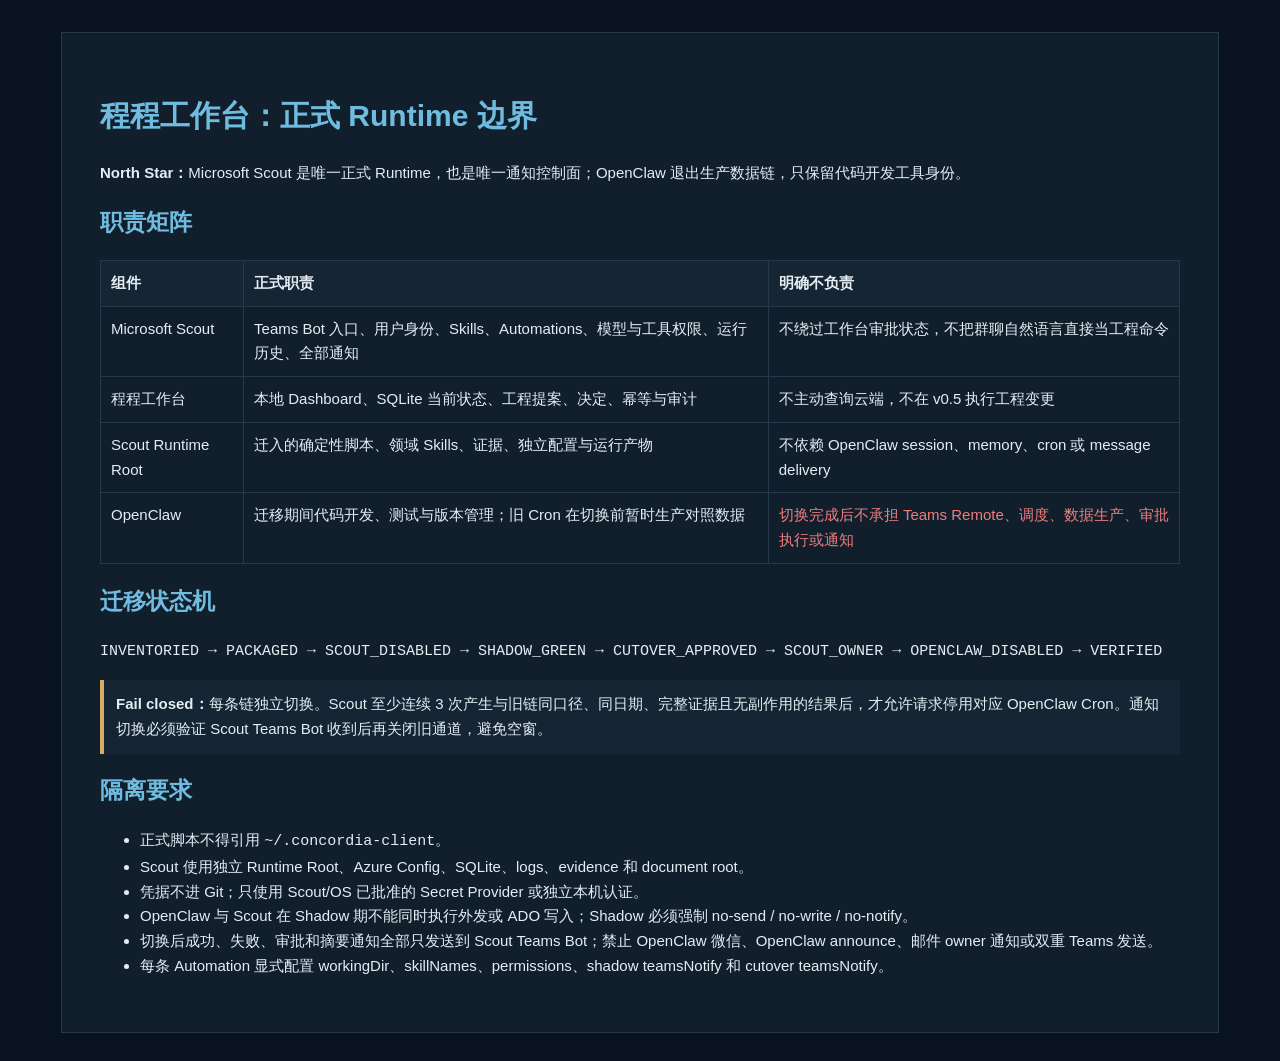
<file: docs/runtime-boundaries.html>
<!doctype html><html lang="zh-CN"><head><meta charset="utf-8"><title>程程工作台 Runtime 边界</title><style>body{font:15px/1.65 Segoe UI,Microsoft YaHei,sans-serif;background:#09131f;color:#e5edf3;margin:0}main{max-width:1080px;margin:32px auto;padding:38px;background:#111f2d;border:1px solid #26394a}h1,h2{color:#70bce0}table{width:100%;border-collapse:collapse}th,td{border:1px solid #26394a;padding:10px;text-align:left;vertical-align:top}th{background:#152534}.no{color:#ed7d7d}.gate{border-left:4px solid #d8ad62;padding:12px;background:#152534}</style></head><body><main><h1>程程工作台：正式 Runtime 边界</h1><p><b>North Star：</b>Microsoft Scout 是唯一正式 Runtime，也是唯一通知控制面；OpenClaw 退出生产数据链，只保留代码开发工具身份。</p><h2>职责矩阵</h2><table><tr><th>组件</th><th>正式职责</th><th>明确不负责</th></tr><tr><td>Microsoft Scout</td><td>Teams Bot 入口、用户身份、Skills、Automations、模型与工具权限、运行历史、全部通知</td><td>不绕过工作台审批状态，不把群聊自然语言直接当工程命令</td></tr><tr><td>程程工作台</td><td>本地 Dashboard、SQLite 当前状态、工程提案、决定、幂等与审计</td><td>不主动查询云端，不在 v0.5 执行工程变更</td></tr><tr><td>Scout Runtime Root</td><td>迁入的确定性脚本、领域 Skills、证据、独立配置与运行产物</td><td>不依赖 OpenClaw session、memory、cron 或 message delivery</td></tr><tr><td>OpenClaw</td><td>迁移期间代码开发、测试与版本管理；旧 Cron 在切换前暂时生产对照数据</td><td class="no">切换完成后不承担 Teams Remote、调度、数据生产、审批执行或通知</td></tr></table><h2>迁移状态机</h2><p><code>INVENTORIED → PACKAGED → SCOUT_DISABLED → SHADOW_GREEN → CUTOVER_APPROVED → SCOUT_OWNER → OPENCLAW_DISABLED → VERIFIED</code></p><div class="gate"><b>Fail closed：</b>每条链独立切换。Scout 至少连续 3 次产生与旧链同口径、同日期、完整证据且无副作用的结果后，才允许请求停用对应 OpenClaw Cron。通知切换必须验证 Scout Teams Bot 收到后再关闭旧通道，避免空窗。</div><h2>隔离要求</h2><ul><li>正式脚本不得引用 <code>~/.concordia-client</code>。</li><li>Scout 使用独立 Runtime Root、Azure Config、SQLite、logs、evidence 和 document root。</li><li>凭据不进 Git；只使用 Scout/OS 已批准的 Secret Provider 或独立本机认证。</li><li>OpenClaw 与 Scout 在 Shadow 期不能同时执行外发或 ADO 写入；Shadow 必须强制 no-send / no-write / no-notify。</li><li>切换后成功、失败、审批和摘要通知全部只发送到 Scout Teams Bot；禁止 OpenClaw 微信、OpenClaw announce、邮件 owner 通知或双重 Teams 发送。</li><li>每条 Automation 显式配置 workingDir、skillNames、permissions、shadow teamsNotify 和 cutover teamsNotify。</li></ul></main></body></html>
</file>
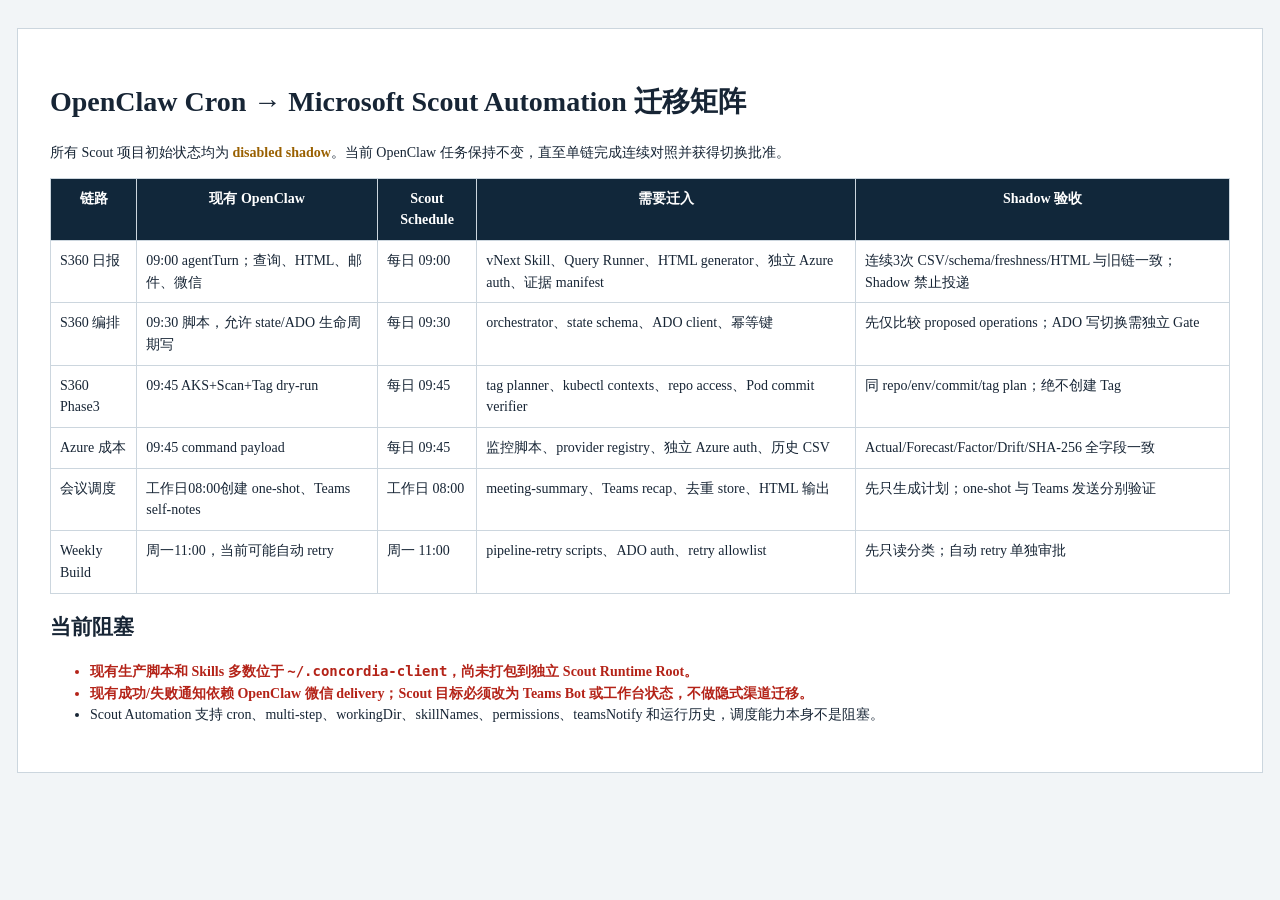
<file: docs/scout-automation-migration-matrix.html>
<!doctype html><html lang="zh-CN"><head><meta charset="utf-8"><title>Scout Automation Migration Matrix</title><style>body{font:14px/1.55 Segoe UI,Microsoft YaHei;background:#f2f5f7;color:#172535;margin:0}main{max-width:1180px;margin:28px auto;background:white;padding:32px;border:1px solid #ccd6de}table{width:100%;border-collapse:collapse}th,td{border:1px solid #ccd6de;padding:9px;vertical-align:top}th{background:#11273a;color:white}.blocked{color:#b42318;font-weight:bold}.shadow{color:#996000;font-weight:bold}</style></head><body><main><h1>OpenClaw Cron → Microsoft Scout Automation 迁移矩阵</h1><p>所有 Scout 项目初始状态均为 <span class="shadow">disabled shadow</span>。当前 OpenClaw 任务保持不变，直至单链完成连续对照并获得切换批准。</p><table><thead><tr><th>链路</th><th>现有 OpenClaw</th><th>Scout Schedule</th><th>需要迁入</th><th>Shadow 验收</th></tr></thead><tbody><tr><td>S360 日报</td><td>09:00 agentTurn；查询、HTML、邮件、微信</td><td>每日 09:00</td><td>vNext Skill、Query Runner、HTML generator、独立 Azure auth、证据 manifest</td><td>连续3次 CSV/schema/freshness/HTML 与旧链一致；Shadow 禁止投递</td></tr><tr><td>S360 编排</td><td>09:30 脚本，允许 state/ADO 生命周期写</td><td>每日 09:30</td><td>orchestrator、state schema、ADO client、幂等键</td><td>先仅比较 proposed operations；ADO 写切换需独立 Gate</td></tr><tr><td>S360 Phase3</td><td>09:45 AKS+Scan+Tag dry-run</td><td>每日 09:45</td><td>tag planner、kubectl contexts、repo access、Pod commit verifier</td><td>同 repo/env/commit/tag plan；绝不创建 Tag</td></tr><tr><td>Azure 成本</td><td>09:45 command payload</td><td>每日 09:45</td><td>监控脚本、provider registry、独立 Azure auth、历史 CSV</td><td>Actual/Forecast/Factor/Drift/SHA-256 全字段一致</td></tr><tr><td>会议调度</td><td>工作日08:00创建 one-shot、Teams self-notes</td><td>工作日 08:00</td><td>meeting-summary、Teams recap、去重 store、HTML 输出</td><td>先只生成计划；one-shot 与 Teams 发送分别验证</td></tr><tr><td>Weekly Build</td><td>周一11:00，当前可能自动 retry</td><td>周一 11:00</td><td>pipeline-retry scripts、ADO auth、retry allowlist</td><td>先只读分类；自动 retry 单独审批</td></tr></tbody></table><h2>当前阻塞</h2><ul><li class="blocked">现有生产脚本和 Skills 多数位于 <code>~/.concordia-client</code>，尚未打包到独立 Scout Runtime Root。</li><li class="blocked">现有成功/失败通知依赖 OpenClaw 微信 delivery；Scout 目标必须改为 Teams Bot 或工作台状态，不做隐式渠道迁移。</li><li>Scout Automation 支持 cron、multi-step、workingDir、skillNames、permissions、teamsNotify 和运行历史，调度能力本身不是阻塞。</li></ul></main></body></html>
</file>
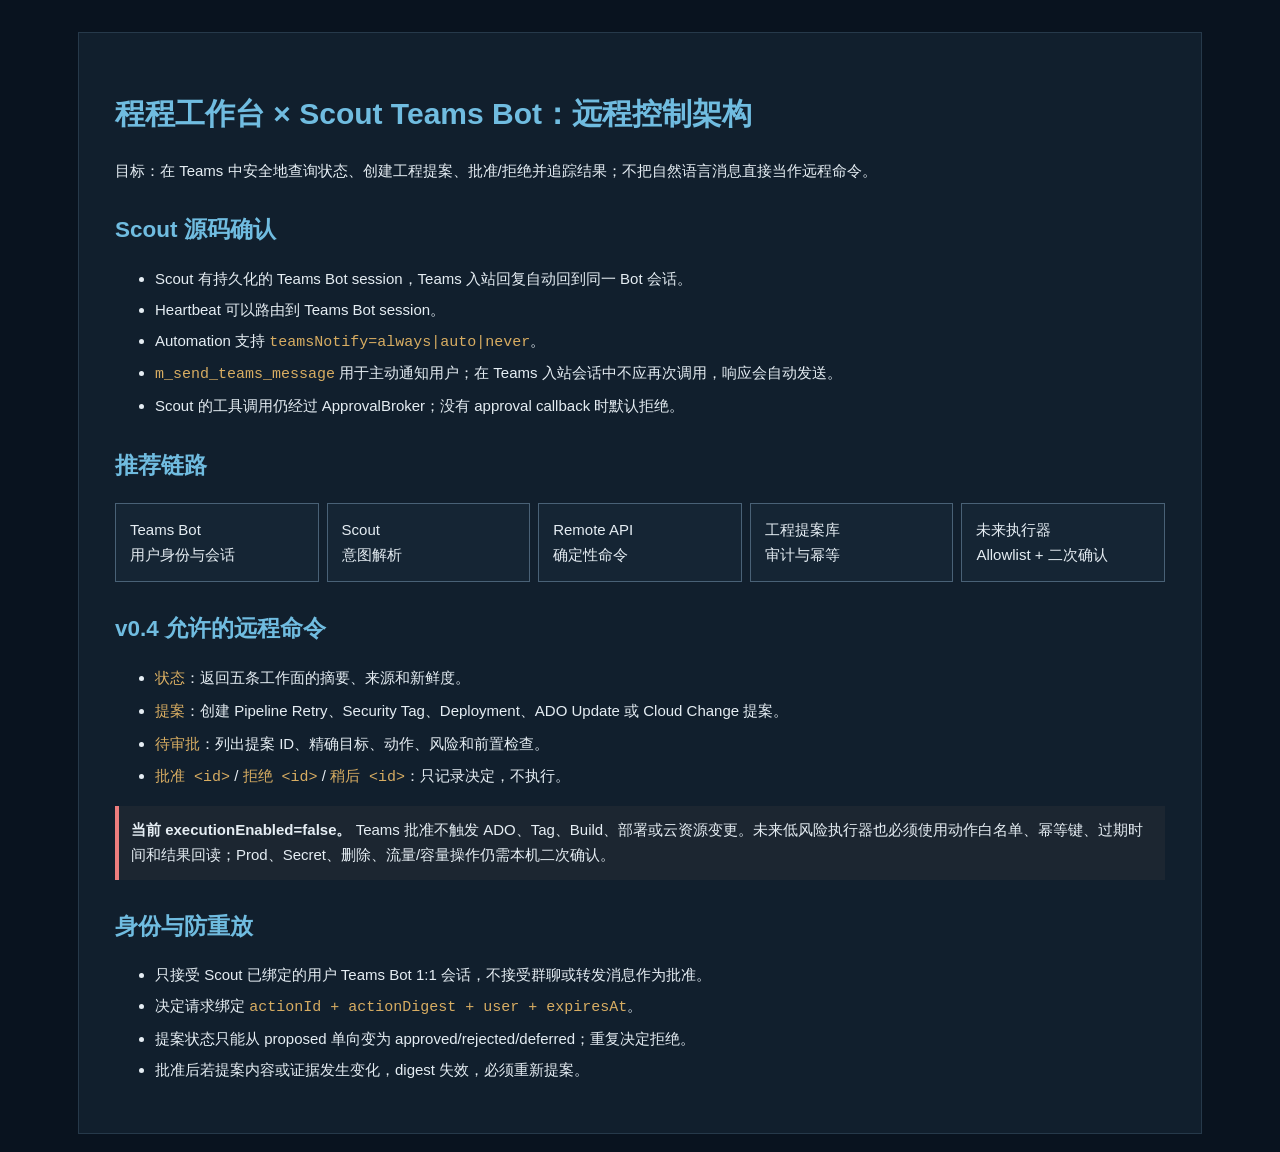
<file: docs/teams-remote-control-architecture.html>
<!doctype html><html lang="zh-CN"><head><meta charset="utf-8"><title>Teams Remote Control Architecture</title><style>body{font:15px/1.65 Segoe UI,Microsoft YaHei,sans-serif;background:#09131f;color:#e5edf3;margin:0}main{max-width:1050px;margin:32px auto;padding:36px;background:#111f2d;border:1px solid #26394a}h1,h2{color:#70bce0}code{color:#d8ad62}section{margin-top:28px}.flow{display:grid;grid-template-columns:repeat(5,1fr);gap:8px}.flow div{padding:14px;border:1px solid #496176;background:#152534}.warn{border-left:4px solid #ed7d7d;padding:12px;background:#1c2631}li{margin:6px 0}</style></head><body><main><h1>程程工作台 × Scout Teams Bot：远程控制架构</h1><p>目标：在 Teams 中安全地查询状态、创建工程提案、批准/拒绝并追踪结果；不把自然语言消息直接当作远程命令。</p><section><h2>Scout 源码确认</h2><ul><li>Scout 有持久化的 Teams Bot session，Teams 入站回复自动回到同一 Bot 会话。</li><li>Heartbeat 可以路由到 Teams Bot session。</li><li>Automation 支持 <code>teamsNotify=always|auto|never</code>。</li><li><code>m_send_teams_message</code> 用于主动通知用户；在 Teams 入站会话中不应再次调用，响应会自动发送。</li><li>Scout 的工具调用仍经过 ApprovalBroker；没有 approval callback 时默认拒绝。</li></ul></section><section><h2>推荐链路</h2><div class="flow"><div>Teams Bot<br>用户身份与会话</div><div>Scout<br>意图解析</div><div>Remote API<br>确定性命令</div><div>工程提案库<br>审计与幂等</div><div>未来执行器<br>Allowlist + 二次确认</div></div></section><section><h2>v0.4 允许的远程命令</h2><ul><li><code>状态</code>：返回五条工作面的摘要、来源和新鲜度。</li><li><code>提案</code>：创建 Pipeline Retry、Security Tag、Deployment、ADO Update 或 Cloud Change 提案。</li><li><code>待审批</code>：列出提案 ID、精确目标、动作、风险和前置检查。</li><li><code>批准 &lt;id&gt;</code> / <code>拒绝 &lt;id&gt;</code> / <code>稍后 &lt;id&gt;</code>：只记录决定，不执行。</li></ul><div class="warn"><b>当前 executionEnabled=false。</b> Teams 批准不触发 ADO、Tag、Build、部署或云资源变更。未来低风险执行器也必须使用动作白名单、幂等键、过期时间和结果回读；Prod、Secret、删除、流量/容量操作仍需本机二次确认。</div></section><section><h2>身份与防重放</h2><ul><li>只接受 Scout 已绑定的用户 Teams Bot 1:1 会话，不接受群聊或转发消息作为批准。</li><li>决定请求绑定 <code>actionId + actionDigest + user + expiresAt</code>。</li><li>提案状态只能从 proposed 单向变为 approved/rejected/deferred；重复决定拒绝。</li><li>批准后若提案内容或证据发生变化，digest 失效，必须重新提案。</li></ul></section></main></body></html>
</file>
